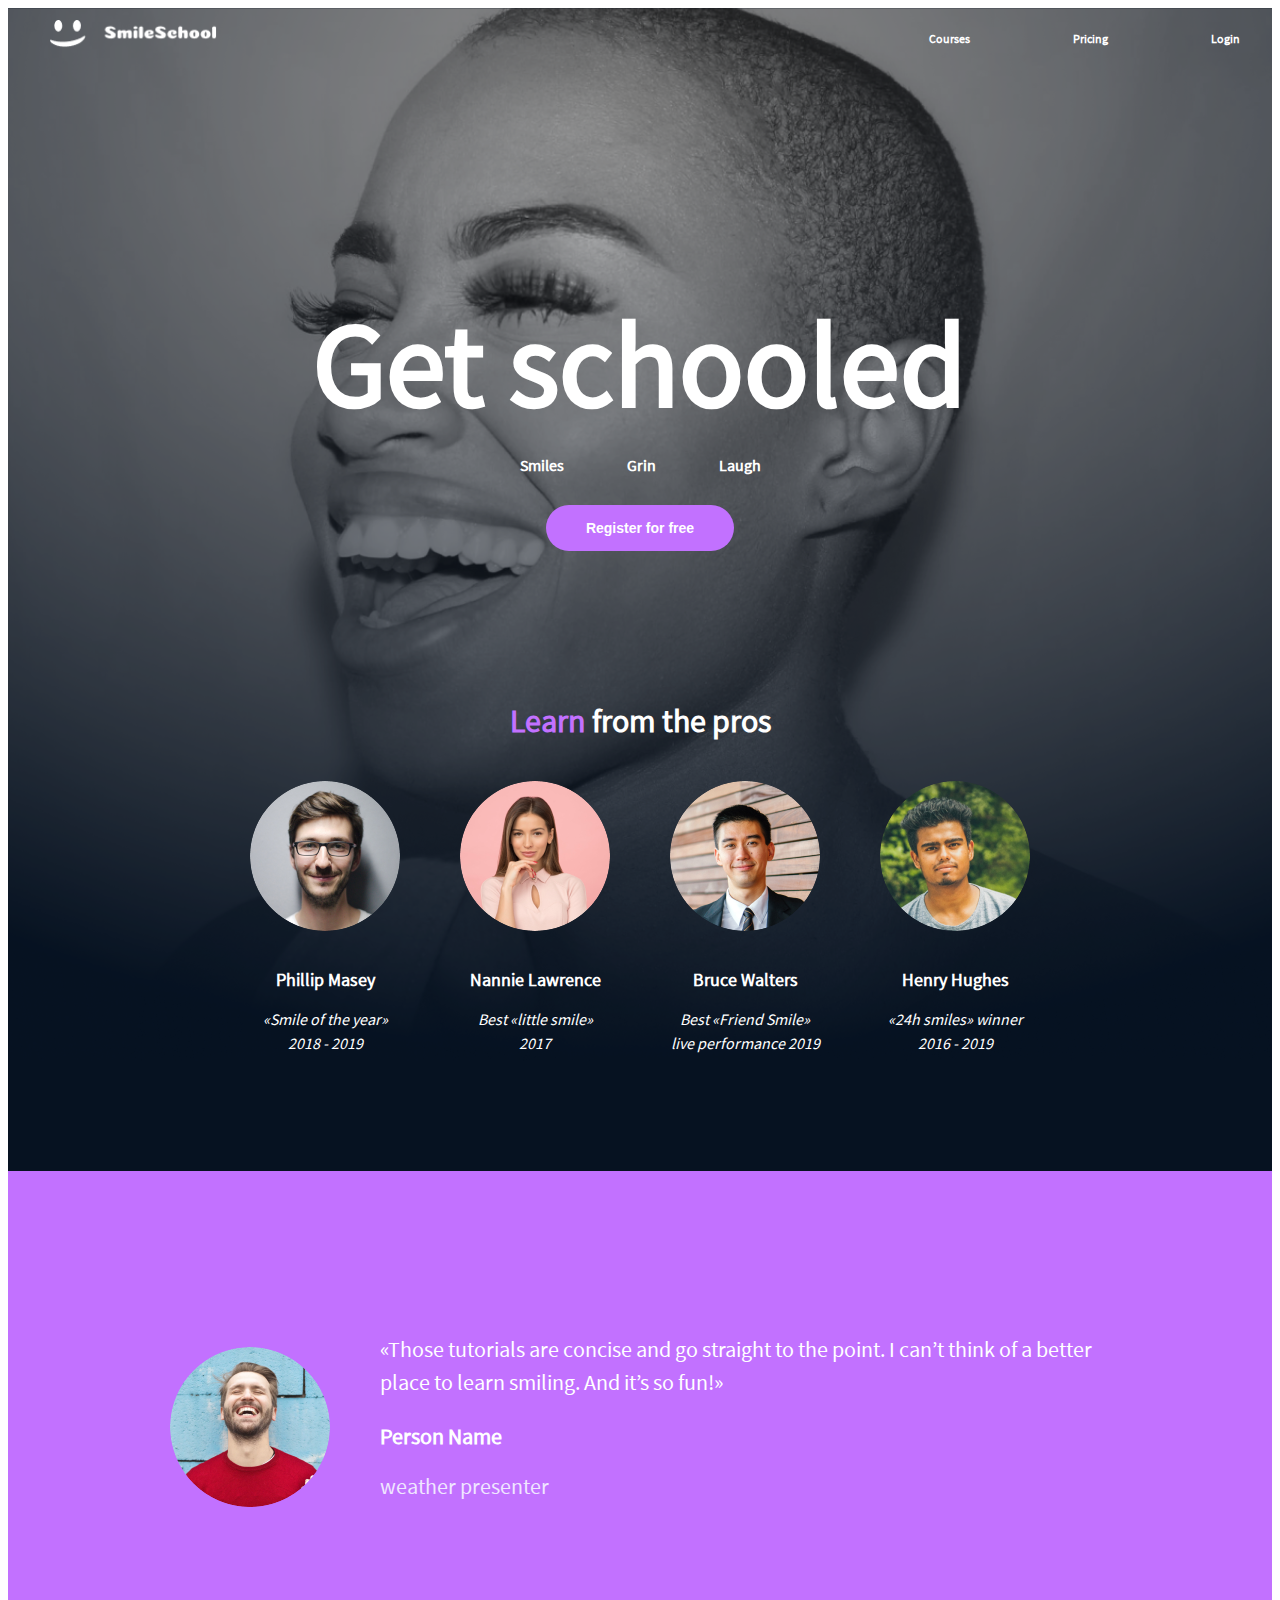
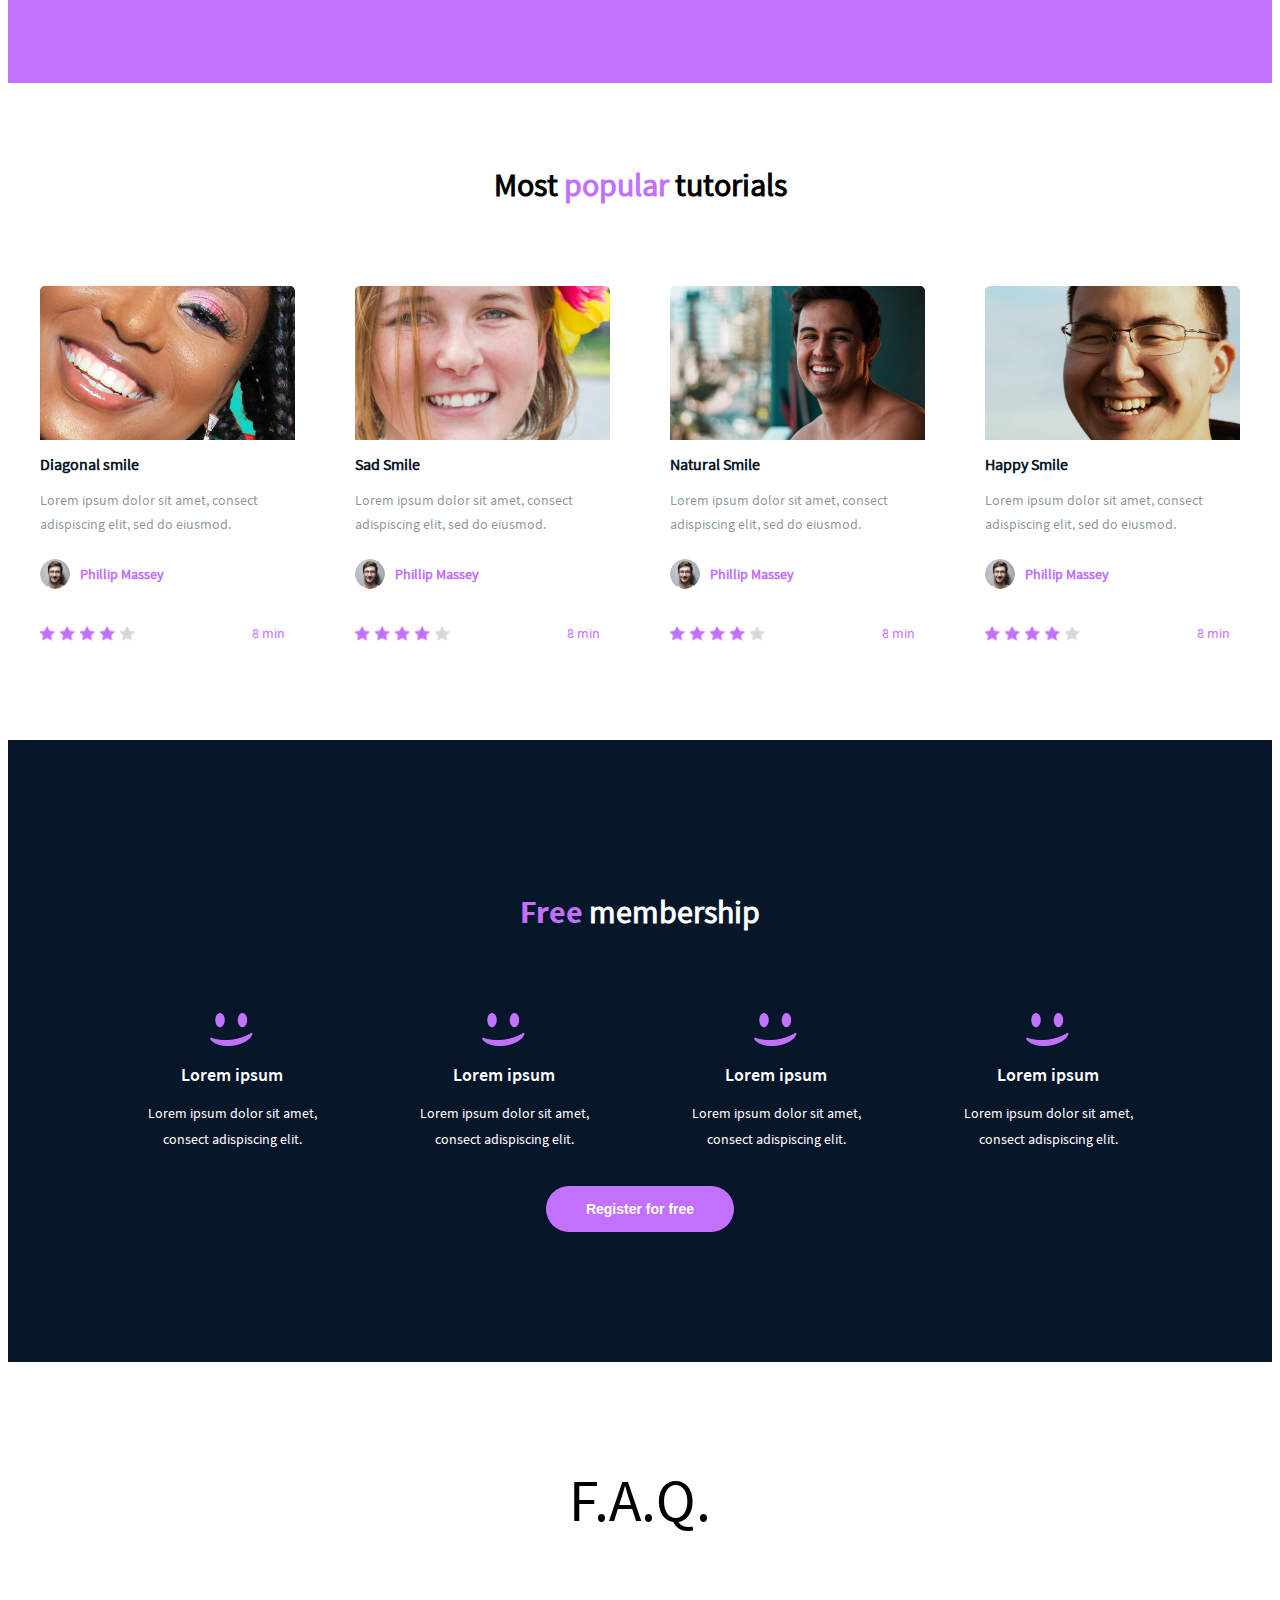
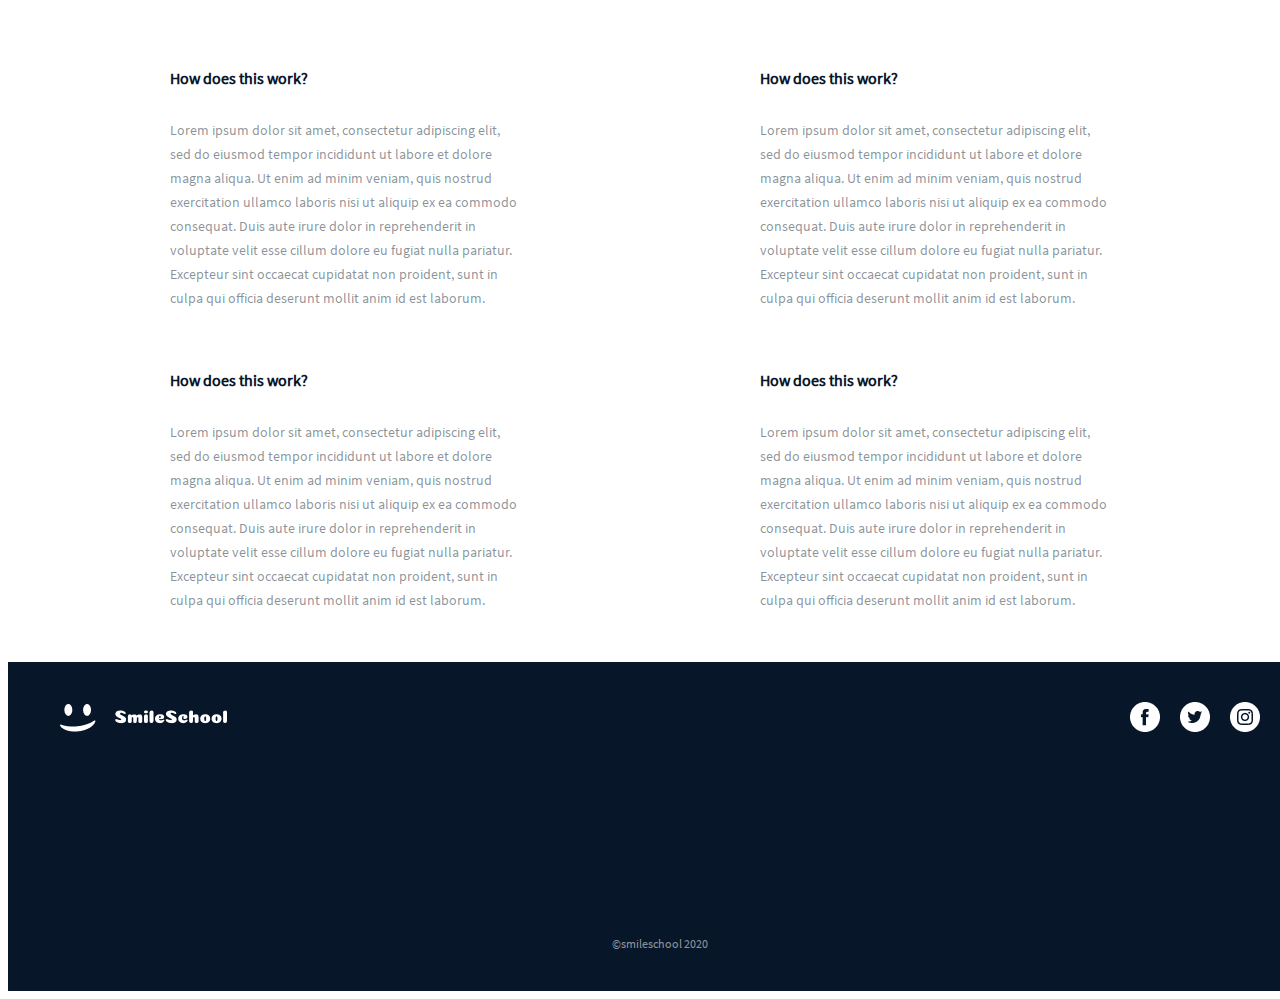
<file: index.html>
<!DOCTYPE html>
<html lang="en">
<head>
    <meta charset="utf-8"/>
    <title> Homepage </title>
    <link rel="stylesheet" href="styles.css"/>
</head>
<body>
    <header>
        <a href="https://tokyokawaiilife.com/">
            <img src="assets/smileschool-logo.png" alt="smileschool-logo">
        </a>
        <nav>
            <a href="https://ailand-store.jp/ankrouge/">Courses</a>
            <a href="https://acdcrag.com/en-en">Pricing</a>
            <a href="https://dreamvs.jp/collections/dearmylove?srsltid=AfmBOoo3z5bP6WkwSwr2w9Uc8jxPkMknG5LntUqKY74qWFqYzHl5oHK9">Login</a>
        </nav>
    </header>
    <main>
        <section class="banner">
            <div class="banner-top">
                <h1>Get schooled</h1>
                <p class="subtext">Smiles Grin Laugh</p>
                <button>Register for free</button>
            </div>
            <div class="banner-bottom">
                <h2><span>Learn</span> from the pros</h2>
                <div class="group">
                    <div class="brands">
                        <img src="assets/avatar1.png" alt="Liz Lisa logo">
                        <h3>Phillip Masey</h3>
                        <p>«Smile of the year»<br> 2018 - 2019</p>
                    </div>
                    <div class="brands">
                        <img src="assets/avatar2.png" alt="Dear My Love logologo">
                        <h3>Nannie Lawrence</h3>
                        <p>Best «little smile»<br> 2017</p>
                    </div>
                    <div class="brands">
                        <img src="assets/avatar3.png" alt="ACDC RAG logo">
                        <h3>Bruce Walters</h3>
                        <p>Best «Friend Smile»<br> live performance 2019</p>
                    </div>
                    <div class="brands">
                        <img src="assets/avatar4.png" alt="Ank Rouge logo">
                        <h3>Henry Hughes</h3>
                        <p>«24h smiles» winner<br> 2016 - 2019</p>
                    </div>
                </div>
            </div>
        </section>
        <section class="fashion-icon">
            <div class="J-fashion-icon">
                <img src="assets/testigo.png" alt="Dakota Rose">
                <div class="quote">
                    <blockquote>
                        «Those tutorials are concise and go straight to the point. I can’t think of a better place to learn smiling. And it’s so fun!»
                    </blockquote>
                    <p class="testimonial">Person Name</p>
                    <p class="weather">weather presenter</p>
                </div>
            </div>
        </section>
        <section class="d-rose">
            <h1>Most <span>popular </span>tutorials</h1>
            <div class="general-block">
                <div class="video-block">
                    <img src="assets/tuto1.png" alt="Video 1">
                    <h2>Diagonal smile</h2>
                    <p>Lorem ipsum dolor sit amet, consect adispiscing elit, sed do eiusmod.</p>
                    <div class="author-block">
                        <img src="assets/avatar1.png" alt="Icon 1">
                        <h3>Phillip Massey</h3>
                    </div>
                    <div class="rating-block">
                        <div class="stars-block">
                            <img src="assets/filled-star.png" alt="Star 1">
                            <img src="assets/filled-star.png" alt="Star 2">
                            <img src="assets/filled-star.png" alt="Star 3">
                            <img src="assets/filled-star.png" alt="Star 4">
                            <img src="assets/empty-star.png" alt="Star 5">
                        </div>  
                        <p>8 min</p>
                    </div>
                </div>
                <div class="video-block">
                    <img src="assets/tuto2.png" alt="Video 2">
                    <h2>Sad Smile</h2>
                    <p>Lorem ipsum dolor sit amet, consect adispiscing elit, sed do eiusmod.</p>
                    <div class="author-block">
                        <img src="assets/avatar1.png" alt="Icon 1">
                        <h3>Phillip Massey</h3>
                    </div>
                    <div class="rating-block">
                        <div class="stars-block">
                            <img src="assets/filled-star.png" alt="Star 1">
                            <img src="assets/filled-star.png" alt="Star 2">
                            <img src="assets/filled-star.png" alt="Star 3">
                            <img src="assets/filled-star.png" alt="Star 4">
                            <img src="assets/empty-star.png" alt="Star 5">
                        </div>  
                        <p>8 min</p>
                    </div>
                </div>
                <div class="video-block">
                    <img src="assets/tuto3.png" alt="Video 3">
                    <h2>Natural Smile</h2>
                    <p>Lorem ipsum dolor sit amet, consect adispiscing elit, sed do eiusmod.</p>
                    <div class="author-block">
                        <img src="assets/avatar1.png" alt="Icon 1">
                        <h3>Phillip Massey</h3>
                    </div>
                    <div class="rating-block">
                        <div class="stars-block">
                            <img src="assets/filled-star.png" alt="Star 1">
                            <img src="assets/filled-star.png" alt="Star 2">
                            <img src="assets/filled-star.png" alt="Star 3">
                            <img src="assets/filled-star.png" alt="Star 4">
                            <img src="assets/empty-star.png" alt="Star 5">
                        </div>  
                        <p>8 min</p>
                    </div>
                </div>
                <div class="video-block">
                    <img src="assets/tuto4.png" alt="Video 4">
                    <h2>Happy Smile</h2>
                    <p>Lorem ipsum dolor sit amet, consect adispiscing elit, sed do eiusmod.</p>
                    <div class="author-block">
                        <img src="assets/avatar1.png" alt="Icon 1">
                        <h3>Phillip Massey</h3>
                    </div>
                    <div class="rating-block">
                        <div class="stars-block">
                            <img src="assets/filled-star.png" alt="Star 1">
                            <img src="assets/filled-star.png" alt="Star 2">
                            <img src="assets/filled-star.png" alt="Star 3">
                            <img src="assets/filled-star.png" alt="Star 4">
                            <img src="assets/empty-star.png" alt="Star 5">
                        </div>  
                        <p>8 min</p>
                    </div>
                </div>
            </div>
        </section>
        <section class="sect4">
            <h1><span>Free</span> membership</h1>
            <div class="general-block">
                <div class="image-block">
                    <img src="assets/smile.png" alt="style">
                    <h2>Lorem ipsum</h2>
                    <p>Lorem ipsum dolor sit amet, consect adispiscing elit.</p>
                </div>
                <div class="image-block">
                    <img src="assets/smile.png" alt="style">
                    <h2>Lorem ipsum</h2>
                    <p>Lorem ipsum dolor sit amet, consect adispiscing elit.</p>
                </div>
                <div class="image-block">
                    <img src="assets/smile.png" alt="style">
                    <h2>Lorem ipsum</h2>
                    <p>Lorem ipsum dolor sit amet, consect adispiscing elit.</p>
                </div>
                <div class="image-block">
                    <img src="assets/smile.png" alt="style">
                    <h2>Lorem ipsum</h2>
                    <p>Lorem ipsum dolor sit amet, consect adispiscing elit.</p>
                </div>
            </div>
            <button>Register for free</button>
        </section>
        <section class="sect5">
            <h1>F.A.Q.</h1>
            <div class="gen2-block">
                <div class="row-block">
                    <div class="item-block">
                        <h2>How does this work?</h2>
                        <p>Lorem ipsum dolor sit amet, consectetur adipiscing elit, sed do eiusmod tempor incididunt ut labore et dolore magna aliqua. Ut enim ad minim veniam, quis nostrud exercitation ullamco laboris nisi ut aliquip ex ea commodo consequat. Duis aute irure dolor in reprehenderit in voluptate velit esse cillum dolore eu fugiat nulla pariatur. Excepteur sint occaecat cupidatat non proident, sunt in culpa qui officia deserunt mollit anim id est laborum.</p>
                    </div>
                    <div class="item-block">
                        <h2>How does this work?</h2>
                        <p>Lorem ipsum dolor sit amet, consectetur adipiscing elit, sed do eiusmod tempor incididunt ut labore et dolore magna aliqua. Ut enim ad minim veniam, quis nostrud exercitation ullamco laboris nisi ut aliquip ex ea commodo consequat. Duis aute irure dolor in reprehenderit in voluptate velit esse cillum dolore eu fugiat nulla pariatur. Excepteur sint occaecat cupidatat non proident, sunt in culpa qui officia deserunt mollit anim id est laborum.</p>
                    </div>
                </div>
                <div class="row-block">
                    <div class="item-block">
                        <h2>How does this work?</h2>
                        <p>Lorem ipsum dolor sit amet, consectetur adipiscing elit, sed do eiusmod tempor incididunt ut labore et dolore magna aliqua. Ut enim ad minim veniam, quis nostrud exercitation ullamco laboris nisi ut aliquip ex ea commodo consequat. Duis aute irure dolor in reprehenderit in voluptate velit esse cillum dolore eu fugiat nulla pariatur. Excepteur sint occaecat cupidatat non proident, sunt in culpa qui officia deserunt mollit anim id est laborum.</p>
                    </div>
                    <div class="item-block">
                        <h2>How does this work?</h2>
                        <p>Lorem ipsum dolor sit amet, consectetur adipiscing elit, sed do eiusmod tempor incididunt ut labore et dolore magna aliqua. Ut enim ad minim veniam, quis nostrud exercitation ullamco laboris nisi ut aliquip ex ea commodo consequat. Duis aute irure dolor in reprehenderit in voluptate velit esse cillum dolore eu fugiat nulla pariatur. Excepteur sint occaecat cupidatat non proident, sunt in culpa qui officia deserunt mollit anim id est laborum.</p>
                    </div>
                </div>
            </div>
        </section>
        <footer>
            <div class="cent-block">
                <div class="gen3-block">
                    <img src="assets/smileschool-logo.png" alt="Icon">
                    <div class="image-nav">
                        <a href="https://medium.com/@AlienSun/my-experience-with-j-fashion-in-the-united-states-99d72a529cab">
                            <img src="assets/Facebook_White.png" alt="Image">
                        </a>
                        <a href="https://www.roseplusjapan.com/post/jfashion-plus-size-jirai-visual-lolita-subculture">
                            <img src="assets/Twitter_White.png" alt="Image">
                        </a>
                        <a href="https://asiastage.mx/tag/j-fashion/">
                            <img src="assets/Instagram_White.png" alt="Image">
                        </a>
                    </div>
                </div>
                <p>©smileschool 2020</p>
            </div>
        </footer>
    </main>
</body>
</html>
</file>
<file: styles.css>
/*font import*/

@font-face {
    font-family: Sans-Pro;
    src: url(fonts/SourceSansPro-Regular.ttf) format('truetype');
    font-weight: normal;
    font-style: normal;
}

@font-face {
    font-family: Sans-Pro-Bold;
    src: url(fonts/SourceSansPro-Bold.ttf) format('truetype');
    font-weight: bold;
    font-style: normal;
}

@font-face {
    font-family: Sans-Pro-SemiBold;
    src: url(fonts/SourceSansPro-Semibold.ttf) format('truetype');
    font-weight: 600;
    font-style: normal;
}

@font-face {
    font-family: Sans-Pro-Italic;
    src: url(fonts/SourceSansPro-Italic.ttf) format('truetype');
    font-weight: normal;
    font-style: italic;
}

@font-face {
    font-family: Sans-Pro-Light;
    src: url(fonts/SourceSansPro-Light.ttf) format('truetype');
    font-weight: 300;
    font-style: normal;
}

body{
    font-family: Sans-Pro;
}

/* header styles */

header {
    display: flex; 
    justify-content: space-between; 
    align-items: center; 
    background-color: transparent; 
    position: absolute; 
    top: 0; 
    width: 100%; 
    left: 10px; 
    z-index: 10; 
    padding: 20px 40px; 
    text-align: center; 
    color: white;
    }

header img {
    height: 29.46px;
    width: 167.02px;
    }

header nav a {
    font-weight: bold; 
    margin-left: auto; 
    margin-right: 80px; 
    color: white; 
    text-decoration: none; 
    font-size: 12px; 
    padding: 5px 10px; 
    max-width: 34px;
    }

/* main styles */
/*section banner styles*/
.banner {
    background-image: linear-gradient(rgba(0, 0, 0, 0.2), rgba(0, 0, 0, 0.2)), 
    url('assets/school-bg.png');
    background-size: cover;
    background-position: center;
    color: white;
    text-align: center;
    color: white;
    padding-top: 200px;
    padding-bottom: 100px;
    }

.subtext {
    font-size: 16px;
    font-weight: bold;
    word-spacing: 60px;
    margin-bottom: 30px;
    }

.banner-top h1 {
    color: white;
    margin-bottom: 10px;
    font-size: 120px;
    font-weight: bold;
    }

.banner-top button {
    background-color: #c271ff;
    color: #ffffff;
    border: none;
    padding: 15px 40px;
    border-radius: 30px;
    font-size: 14px;
    font-weight: bold;
    width: auto;
    height: auto;
    cursor: pointer;
    transition: background-color 0.3s ease;
    }

.banner-top button:hover {
    background-color: #a64dff;
    }

/* banner bottom styles */

.banner-bottom {
    margin-top: 150px;
    }

.banner-bottom h2 {
    font-size: 32px;
    margin-bottom: 40px;
    font-weight: 600;
    }

.banner-bottom h2 span {
    color: #c271ff;
    }

.group {
    display: flex;
    justify-content: center;
    gap: 60px;
    flex-wrap: wrap;
    }

.brands {
    max-width: 200px;
    text-align: center;
    }

.brands img {
    width: 150px;
    height: 150px;
    object-fit: cover;
    border-radius: 50%;
    margin-bottom: 15px;
    
}

.brands h3 {
    font-size: 18px;
    margin-bottom: 5px;
    }

.brands p {
    font-size: 16px;
    line-height: 24px;
    font-style: italic;
    color: #ffffff;
    }

/* section 2 styles */

.fashion-icon {
    display: flex;
    justify-content: center;
    align-items: center;
    padding: 60px 0;
    background-color: #c271ff;
    width: 100%;
    height: 392px;
    }

.J-fashion-icon {
    display: flex;
    align-items: center;
    gap: 50px;
    max-width: 1440px;
    }

.J-fashion-icon img{
    width: 160px;
    height: 160px;
    border-radius: 50%;
    object-fit: cover;
    }

.quote {
    max-width: 730px;
    }

.quote blockquote {
    font-size: 22px;
    line-height: 33.6px;
    font-weight: regular;
    color: white;
    margin-bottom: 20px;
    margin: 0;
    padding: 0;
    }

.testimonial {
    font-size: 22px;
    font-weight: bold;
    color: white;
    margin-bottom: 5px;
    }

.weather {  
    font-size: 22px;
    font-weight: italic;
    color: #f0e6ff;
    }

/* section 3 styles */

.d-rose {
    display: flex;
    justify-content: center;
    flex-direction: column;
    align-items: center;
    padding: 60px 0;
    background-color: #ffffff;
    }

.d-rose h1 {
    font-size: 32px;
    font-weight: combined;
    }

.d-rose h1 span {
    color: #c271ff;
    }

.general-block {
    display: flex;
    justify-content: center;
    gap: 20px;
    flex-wrap: wrap;
    margin-top: 40px;
    }

.video-block{
    padding: 20px;
    max-width: 255px;
    text-align: left;
    }

.video-block img {
    width: 255px;
    height: 154px;
    object-fit: cover;
    }

.video-block h2 {
    font-size: 16px;
    margin: 10px 0;
    font-weight: bold;
    color: #071629;
    }

.video-block p {
    font-size: 14px;
    line-height: 24px;
    color: #0716297a;
    margin-bottom: 15px;
    }

.author-block {
    display: flex;
    align-items: center;
    gap: 10px;
    margin-bottom: 10px;
    }

.author-block img {
    width: 30px;
    height: 30px;
    border-radius: 50%;
    object-fit: cover;
    }

.author-block h3 {
    font-size: 14px;
    font-weight: semi-bold;
    color: #c271ff;
    }

.rating-block {
    display: flex;
    justify-content: space-between;
    align-items: center;
    }

.rating-block p {
    font-size: 14px;
    font-weight: semi-bold;
    color: #c271ff;
    place-items: right;
    margin-right: 10px;
    }

.stars-block {
    display: flex;
    gap: 5px;
    }

.stars-block img {
    width: 15px;
    height: 15px;
    }

/* section 4 styles */

.sect4 {
    display: flex;
    justify-content: center;
    flex-direction: column;
    align-items: center;
    padding: 60px 0;
    background-color: #071629;
    width: 100%;
    height: 502px;
    }

.sect4 h1 {
    font-family: Sans-Pro;
    font-size: 32px;
    font-weight: combined;
    color: #ffffff
    }

.sect4 h1 span {
    color: #c271ff;
    font-family: Sans-Pro-Bold;
    }

.image-block {
    padding: 20px;
    max-width: 257px;
    max-height: 153px;
    text-align: center;
    }

.image-block img {
    width: 43.67px;
    height: 35.35px;
    object-fit: cover;
    }

.image-block h2 {
    font-size: 18px;
    margin: 10px 0;
    font-family: Sans-Pro-SemiBold;
    color: #ffffff;
    }

.image-block p {
    font-family: Sans-Pro;
    font-size: 14px;
    line-height: 26px;
    font-weight: regular;
    color: #ffffff;
    margin-bottom: 15px;
    max-width: 212px;
    }

.sect4 button {
    background-color: #c271ff;
    color: #ffffff;
    border: none;
    padding: 15px 40px;
    border-radius: 30px;
    font-size: 14px;
    font-weight: bold;
    width: auto;
    height: auto;
    cursor: pointer;
    transition: background-color 0.3s ease;
    }

.sect4 button:hover {
    background-color: #a64dff;
    }

/*section 5 styles*/

.sect5 {
    display: flex;
    justify-content: center;
    flex-direction: column;
    align-items: center;
    padding: 60px 0;
    background-color: #ffffff;
    }

.sect5 h1 {
    font-size: 60px;
    font-weight: 300;
    }

.gen2-block {
    display: flex;
    justify-content: center;
    gap: 20px;
    flex-wrap: wrap;
    margin-top: 40px;
    flex-direction: column;
    }

.row-block {
    display: flex;
    justify-content: space-between;
    gap: 200px;
    }

.item-block {
    padding: 20px;
    width: 350px;
    height: 242px;
    text-align: left;
    }

.item-block h2 {
    font-size: 16px;
    margin: 30px 0;
    font-weight: bold;
    color: #071629;
    }

.item-block p {
    font-size: 14px;
    line-height: 24px;
    color: #0716297a;
    margin-bottom: 15px;
    }

/* footer styles */

footer {
    width: 100%;
    height: 249px;
    background-color: #071629;
    color: white;
    text-align: center;
    padding: 40px 20px;
    }

.cent-block {
    max-width: 1200px;
    margin: 0 auto;
    }

.gen3-block {
    display: flex;
    justify-content: space-between;
    align-items: center;
    gap: 20px;
    }

.image-nav {
    display: flex;
    gap: 20px;
    }

footer p {
    text-align: center;
    font-size: 12px;
    color: #ffffff8e;
    margin-top: 200px;
    }
</file>
